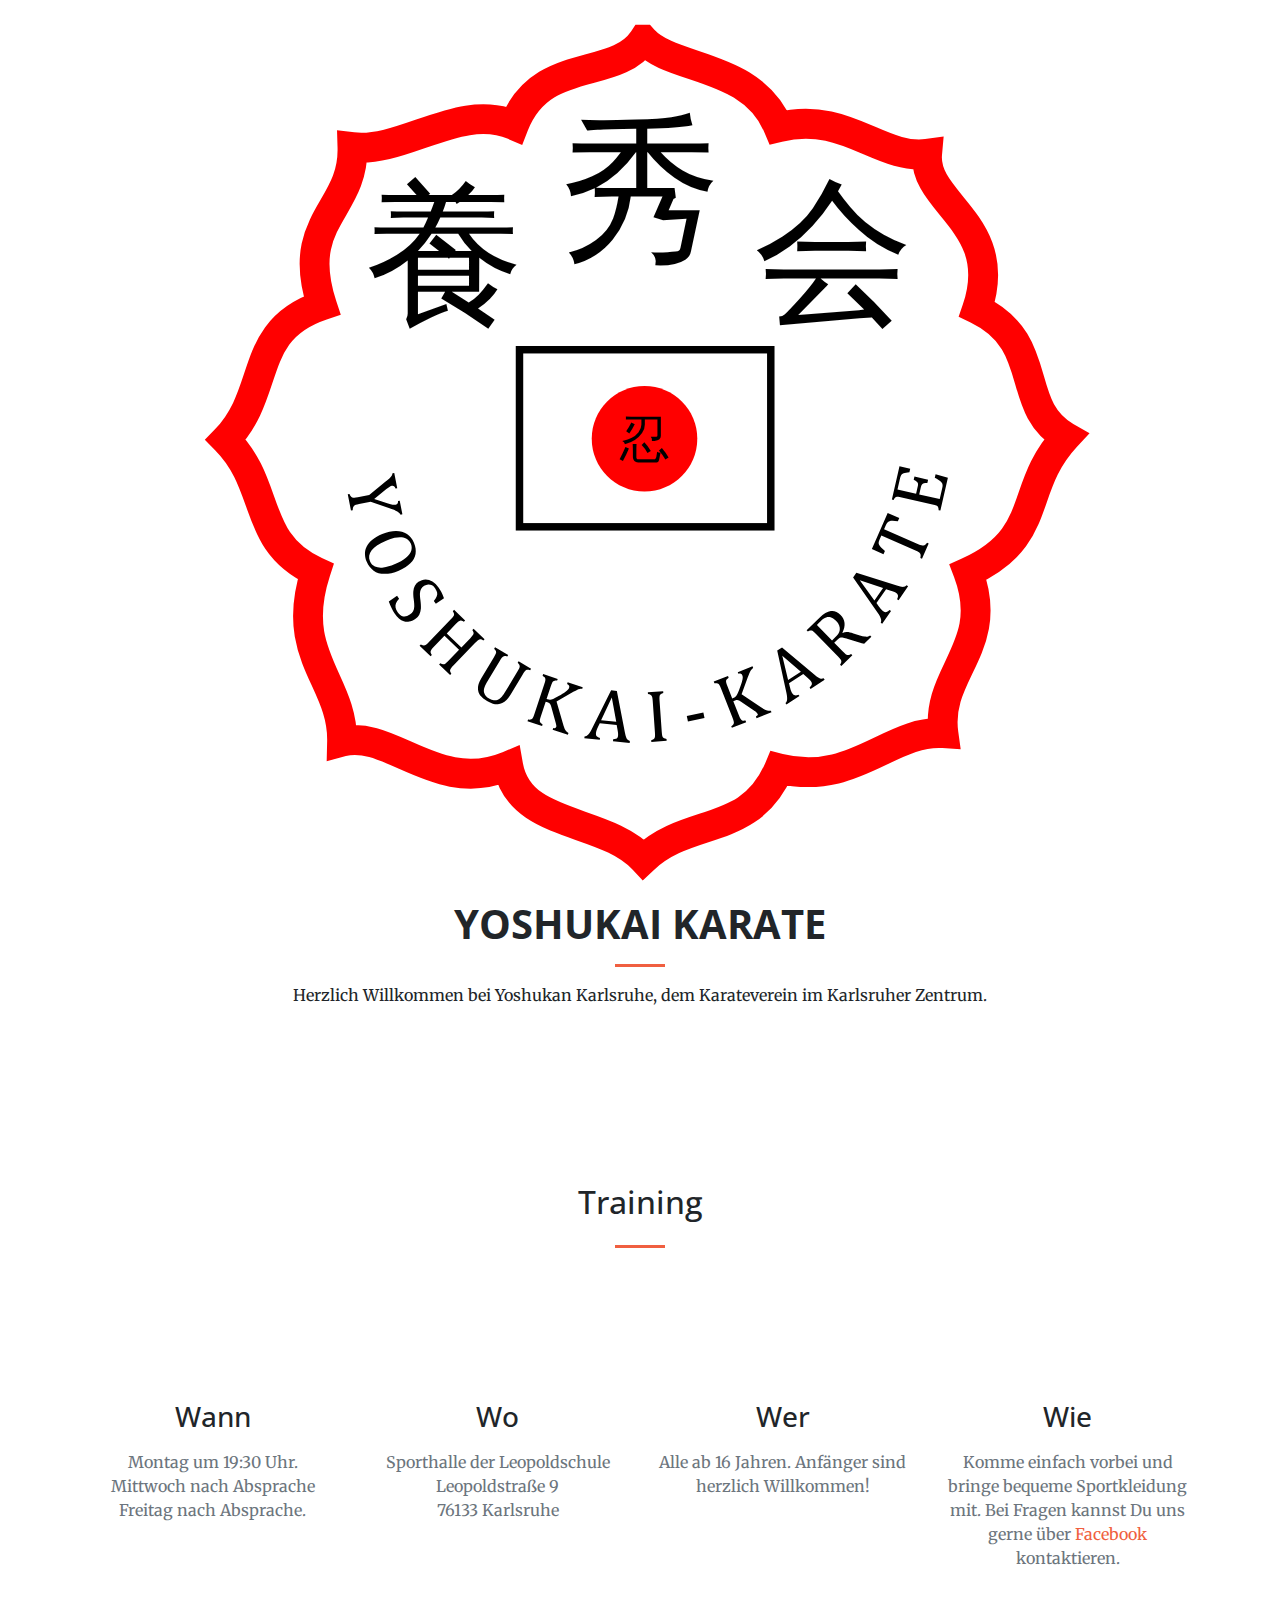
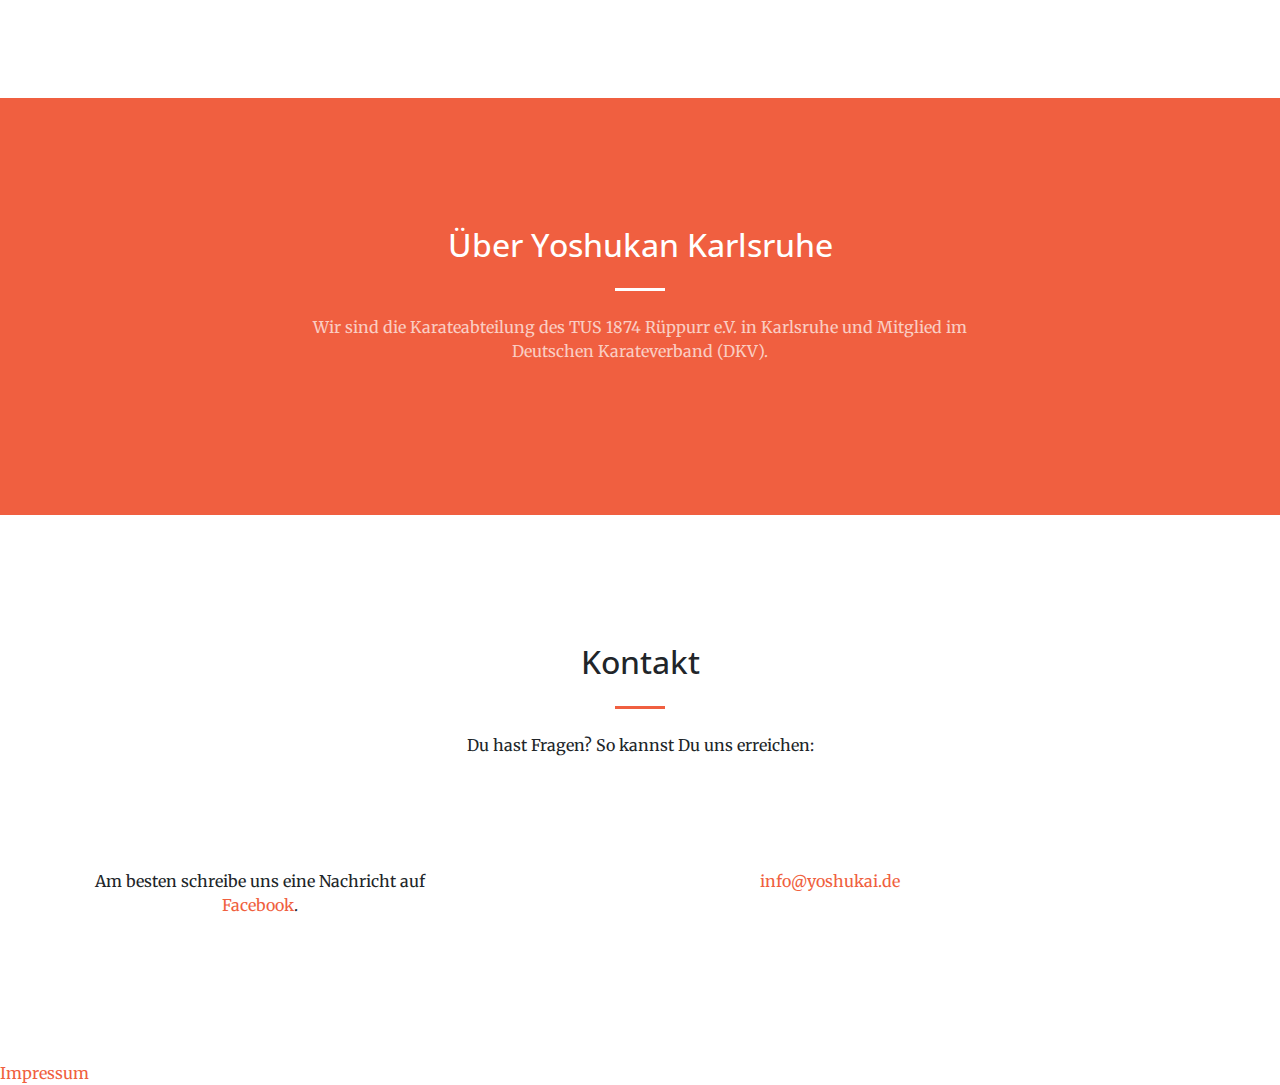
<file: index.html>
<!DOCTYPE html>
<html lang="en">

<head>

  <meta charset="utf-8">
  <meta name="viewport" content="width=device-width, initial-scale=1, shrink-to-fit=no">
  <meta name="description" content="">
  <meta name="author" content="">

  <title>Yoshukan Karlsruhe</title>

  <!-- Bootstrap core CSS -->
  <link href="vendor/bootstrap/css/bootstrap.min.css" rel="stylesheet">

  <!-- Custom fonts for this template -->
  <link href="vendor/fontawesome-free/css/all.min.css" rel="stylesheet" type="text/css">

  <link href='https://fonts.googleapis.com/css?family=Open+Sans:300italic,400italic,600italic,700italic,800italic,400,300,600,700,800'
    rel='stylesheet' type='text/css'>
  <link href='https://fonts.googleapis.com/css?family=Merriweather:400,300,300italic,400italic,700,700italic,900,900italic'
    rel='stylesheet' type='text/css'>

  <!-- Plugin CSS -->
  <link href="vendor/magnific-popup/magnific-popup.css" rel="stylesheet">

  <!-- Custom styles for this template -->
  <link href="css/creative.min.css" rel="stylesheet">

  <meta name="description" content="Yoshukai Karate Dojo Karlsruhe">

</head>

<body id="page-top">

  <!-- Navigation -->
  <nav class="navbar navbar-expand-lg navbar-light fixed-top" id="mainNav">
    <div class="container">
      <a class="navbar-brand js-scroll-trigger" href="#page-top">Yoshukan Karlsruhe</a>
      <button class="navbar-toggler navbar-toggler-right" type="button" data-toggle="collapse" data-target="#navbarResponsive"
        aria-controls="navbarResponsive" aria-expanded="false" aria-label="Toggle navigation">
        <span class="navbar-toggler-icon"></span>
      </button>
      <div class="collapse navbar-collapse" id="navbarResponsive">
        <ul class="navbar-nav ml-auto">
          <li class="nav-item">
            <a class="nav-link js-scroll-trigger" href="#training">Training</a>
          </li>
          <li class="nav-item">
            <a class="nav-link js-scroll-trigger" href="#about">&uuml;ber uns</a>
          </li>
          <!--
          <li class="nav-item">
            <a class="nav-link js-scroll-trigger" href="#portfolio">Galerie</a>
          </li>-->
          <li class="nav-item">
            <a class="nav-link js-scroll-trigger" href="#contact">Kontakt</a>
          </li>
        </ul>
      </div>
    </div>
  </nav>

  <header class="masthead text-center text-white d-flex"></header>

  <div class="container my-auto text-center">
    <div class="col-lg-10 mx-auto">
      <h1 class="text-uppercase">
        <strong>Yoshukai Karate</strong>
      </h1>
      <hr>
    </div>
    <div class="col-lg-8 mx-auto">
      <p class="mb-5">Herzlich Willkommen bei Yoshukan Karlsruhe, dem Karateverein im Karlsruher
        Zentrum.
      </p>
      <!--<a class="btn btn-primary btn-xl js-scroll-trigger" href="#training">Training</a>-->
    </div>
  </div>
  <section id="training">
    <div class="container">
      <div class="row">
        <div class="col-lg-12 text-center">
          <h2 class="section-heading">Training</h2>
          <hr class="my-4">
        </div>
      </div>
    </div>
    <div class="container">
      <div class="row">
        <div class="col-lg-3 col-md-6 text-center">
          <div class="service-box mt-5 mx-auto text-center">
            <i class="far fa-4x fa-clock text-primary mb-3 sr-icon-1"></i>
            <h3 class="mb-3">Wann</h3>
            <p class="text-muted mb-0">Montag um 19:30 Uhr.<br>Mittwoch nach Absprache<br>
              Freitag nach Absprache.
            </p>
          </div>
        </div>
        <div class="col-lg-3 col-md-6 text-center">
          <div class="service-box mt-5 mx-auto">
            <i class="fas fa-4x fa-map-marked-alt text-primary mb-3 sr-icon-1"></i>
            <h3 class="mb-3">Wo</h3>
            <p class="text-muted mb-0">Sporthalle der Leopoldschule<br>Leopoldstra&szlig;e 9<br>
              76133 Karlsruhe
            </p>
          </div>
        </div>
        <div class="col-lg-3 col-md-6 text-center">
          <div class="service-box mt-5 mx-auto">
            <i class="fas fa-4x fa-user-friends text-primary mb-3 sr-icon-3"></i>
            <h3 class="mb-3">Wer</h3>
            <p class="text-muted mb-0">Alle ab 16 Jahren. Anf&auml;nger sind herzlich Willkommen!</p>
          </div>
        </div>
        <div class="col-lg-3 col-md-6 text-center">
          <div class="service-box mt-5 mx-auto">
            <i class="far fa-4x fa-smile text-primary mb-3 sr-icon-2"></i>
            <h3 class="mb-3">Wie</h3>
            <p class="text-muted mb-0">Komme einfach vorbei und bringe bequeme Sportkleidung mit.
              Bei Fragen kannst Du uns gerne &uuml;ber
              <a href="https://www.facebook.com/YoshukanKarlsruhe">Facebook</a> kontaktieren.
            </p>
          </div>
        </div>
        <!-- <div class="col-lg-3 col-md-6 text-center">
          <div class="service-box mt-5 mx-auto">
            <i class="fas fa-4x fa-heart text-primary mb-3 sr-icon-4"></i>
            <h3 class="mb-3">Made with Love</h3>
            <p class="text-muted mb-0">You have to make your websites with love these days!</p>
          </div>
        </div> -->
      </div>
    </div>
  </section>

  <section class="bg-primary" id="about">
    <div class="container">
      <div class="row">
        <div class="col-lg-8 mx-auto text-center">
          <h2 class="section-heading text-white">&Uuml;ber Yoshukan Karlsruhe</h2>
          <hr class="light my-4">
          <p class="text-faded mb-4">Wir sind die Karateabteilung des TUS 1874 Rüppurr e.V. in
            Karlsruhe und Mitglied im Deutschen Karateverband (DKV).
          </p>
        </div>
      </div>
    </div>
  </section>
  <!--
  <section class="p-0" id="portfolio">
    <div class="container-fluid p-0">
      <div class="row no-gutters popup-gallery">
        <div class="col-lg-4 col-sm-6">
          <a class="portfolio-box" href="img/portfolio/fullsize/1.jpg">
            <img class="img-fluid" src="img/portfolio/thumbnails/1.jpg" alt="">
            <div class="portfolio-box-caption">
              <div class="portfolio-box-caption-content">
                <div class="project-category text-faded">
                  Category
                </div>
                <div class="project-name">
                  Project Name
                </div>
              </div>
            </div>
          </a>
        </div>
        <div class="col-lg-4 col-sm-6">
          <a class="portfolio-box" href="img/portfolio/fullsize/2.jpg">
            <img class="img-fluid" src="img/portfolio/thumbnails/2.jpg" alt="">
            <div class="portfolio-box-caption">
              <div class="portfolio-box-caption-content">
                <div class="project-category text-faded">
                  Category
                </div>
                <div class="project-name">
                  Project Name
                </div>
              </div>
            </div>
          </a>
        </div>
        <div class="col-lg-4 col-sm-6">
          <a class="portfolio-box" href="img/portfolio/fullsize/3.jpg">
            <img class="img-fluid" src="img/portfolio/thumbnails/3.jpg" alt="">
            <div class="portfolio-box-caption">
              <div class="portfolio-box-caption-content">
                <div class="project-category text-faded">
                  Category
                </div>
                <div class="project-name">
                  Project Name
                </div>
              </div>
            </div>
          </a>
        </div>
        <div class="col-lg-4 col-sm-6">
          <a class="portfolio-box" href="img/portfolio/fullsize/4.jpg">
            <img class="img-fluid" src="img/portfolio/thumbnails/4.jpg" alt="">
            <div class="portfolio-box-caption">
              <div class="portfolio-box-caption-content">
                <div class="project-category text-faded">
                  Category
                </div>
                <div class="project-name">
                  Project Name
                </div>
              </div>
            </div>
          </a>
        </div>
        <div class="col-lg-4 col-sm-6">
          <a class="portfolio-box" href="img/portfolio/fullsize/5.jpg">
            <img class="img-fluid" src="img/portfolio/thumbnails/5.jpg" alt="">
            <div class="portfolio-box-caption">
              <div class="portfolio-box-caption-content">
                <div class="project-category text-faded">
                  Category
                </div>
                <div class="project-name">
                  Project Name
                </div>
              </div>
            </div>
          </a>
        </div>
        <div class="col-lg-4 col-sm-6">
          <a class="portfolio-box" href="img/portfolio/fullsize/6.jpg">
            <img class="img-fluid" src="img/portfolio/thumbnails/6.jpg" alt="">
            <div class="portfolio-box-caption">
              <div class="portfolio-box-caption-content">
                <div class="project-category text-faded">
                  Category
                </div>
                <div class="project-name">
                  Project Name
                </div>
              </div>
            </div>
          </a>
        </div>
      </div>
    </div>
  </section>

  <section class="bg-dark text-white">
    <div class="container text-center">
      <h2 class="mb-4">Free Download at Start Bootstrap!</h2>
      <a class="btn btn-light btn-xl sr-button" href="http://startbootstrap.com/template-overviews/creative/">Download
        Now!</a>
    </div>
  </section>
-->

  <section id="contact">
    <div class="container">
      <div class="row">
        <div class="col-lg-8 mx-auto text-center">
          <h2 class="section-heading">Kontakt</h2>
          <hr class="my-4">
          <p class="mb-5">Du hast Fragen? So kannst Du uns erreichen:</p>
        </div>
      </div>
      <div class="row">
        <!--<div class="col-lg-4 ml-auto text-center">
          <i class="fas fa-phone fa-3x mb-3 sr-contact-1"></i>
          <p>123-456-6789</p>
        </div>-->
        <div class="col-lg-4 mr-auto text-center">
          <i class="fab fa-facebook-f fa-3x mb-3 sr-contact-2"></i>
          <p>
            Am besten schreibe uns eine Nachricht auf
            <a href="https://www.facebook.com/YoshukanKarlsruhe">Facebook</a>.
          </p>
        </div>
        <div class="col-lg-4 mr-auto text-center">
          <i class="fas fa-envelope fa-3x mb-3 sr-contact-2"></i>
          <p>
            <a href="mailto:info@yoshukai.de">info@yoshukai.de</a>
          </p>
        </div>
      </div>
    </div>
  </section>
  <!-- Bootstrap core JavaScript -->
  <script src="vendor/jquery/jquery.min.js"></script>
  <script src="vendor/bootstrap/js/bootstrap.bundle.min.js"></script>

  <!-- Plugin JavaScript -->
  <script src="vendor/jquery-easing/jquery.easing.min.js"></script>
  <script src="vendor/scrollreveal/scrollreveal.min.js"></script>
  <script src="vendor/magnific-popup/jquery.magnific-popup.min.js"></script>

  <!-- Custom scripts for this template -->
  <script src="js/creative.min.js"></script>

</body>
<footer><a href="impressum.html">Impressum</a></footer>
</html>
</file>
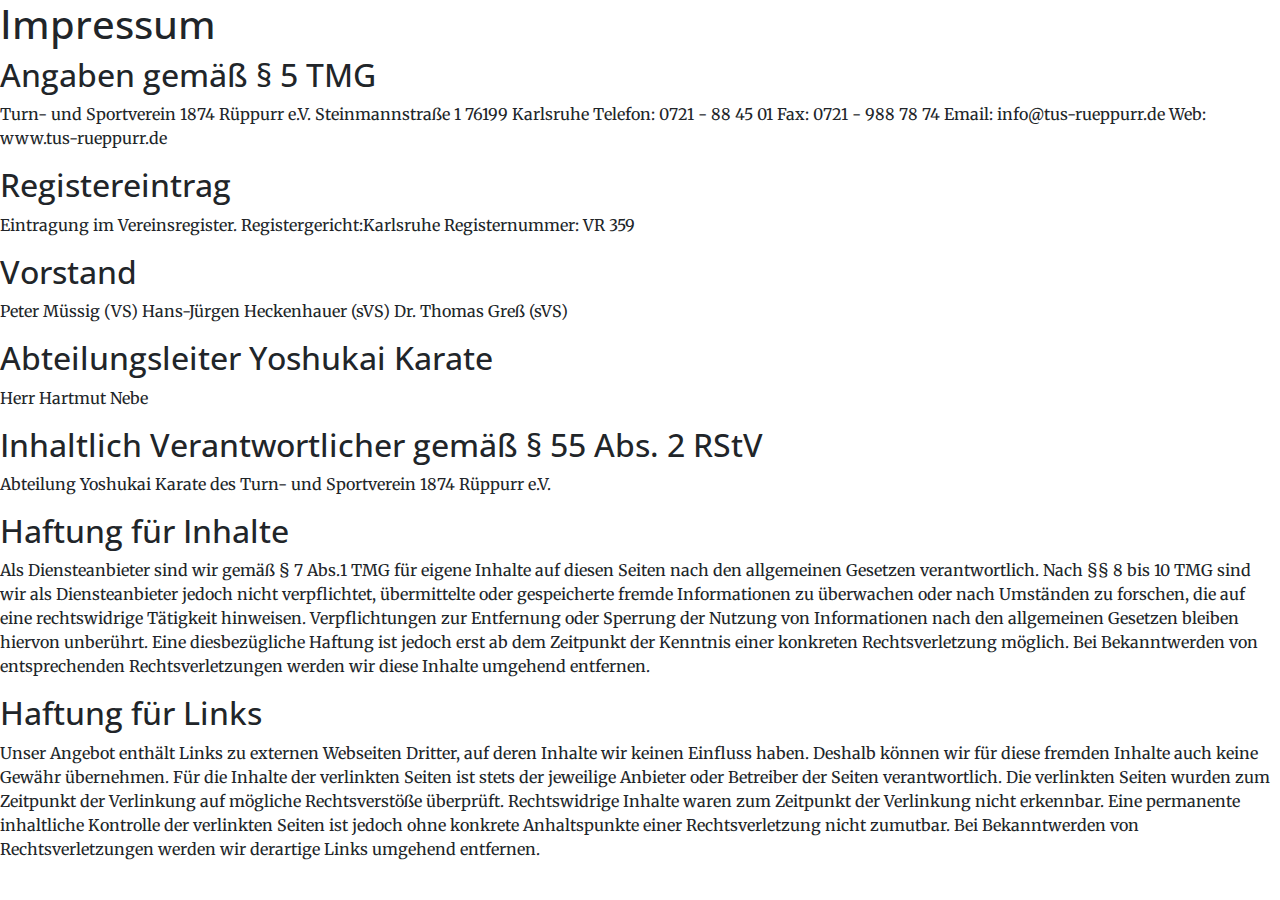
<file: impressum.html>
<!DOCTYPE html>
<html lang="en">

<head>

    <meta charset="utf-8">
    <meta name="viewport" content="width=device-width, initial-scale=1, shrink-to-fit=no">
    <meta name="description" content="">
    <meta name="author" content="">

    <title>Yoshukan Karlsruhe</title>

    <!-- Bootstrap core CSS -->
    <link href="vendor/bootstrap/css/bootstrap.min.css" rel="stylesheet">

    <!-- Custom fonts for this template -->
    <link href="vendor/fontawesome-free/css/all.min.css" rel="stylesheet" type="text/css">

    <link href='https://fonts.googleapis.com/css?family=Open+Sans:300italic,400italic,600italic,700italic,800italic,400,300,600,700,800'
        rel='stylesheet' type='text/css'>
    <link href='https://fonts.googleapis.com/css?family=Merriweather:400,300,300italic,400italic,700,700italic,900,900italic'
        rel='stylesheet' type='text/css'>

    <!-- Plugin CSS -->
    <link href="vendor/magnific-popup/magnific-popup.css" rel="stylesheet">

    <!-- Custom styles for this template -->
    <link href="css/creative.min.css" rel="stylesheet">

</head>

<body>
    <h1>Impressum</h1>
    <h2>Angaben gemäß § 5 TMG</h2>
    <p>
        Turn- und Sportverein 1874 Rüppurr e.V.
        Steinmannstraße 1
        76199 Karlsruhe
        Telefon: 0721 - 88 45 01
        Fax: 0721 - 988 78 74
        Email: info@tus-rueppurr.de
        Web: www.tus-rueppurr.de
    </p>
    <h2>Registereintrag</h2>
    <p>
        Eintragung im Vereinsregister.
        Registergericht:Karlsruhe
        Registernummer: VR 359
    </p>
    <h2>Vorstand</h2>
    <p>
        Peter Müssig (VS)
        Hans-Jürgen Heckenhauer (sVS)
        Dr. Thomas Greß (sVS)
    </p>
    <h2>Abteilungsleiter Yoshukai Karate</h2>
    <p>
        Herr Hartmut Nebe
    </p>
    <h2>Inhaltlich Verantwortlicher gemäß § 55 Abs. 2 RStV</h2>
    <p>
        Abteilung Yoshukai Karate des Turn- und Sportverein 1874 Rüppurr e.V.
    </p>
    <h2>Haftung für Inhalte</h2>
    <p>
        Als Diensteanbieter sind wir gemäß § 7 Abs.1 TMG für eigene Inhalte auf diesen Seiten nach den allgemeinen
        Gesetzen verantwortlich. Nach §§ 8 bis 10 TMG sind wir als Diensteanbieter jedoch nicht verpflichtet,
        übermittelte oder gespeicherte fremde Informationen zu überwachen oder nach Umständen zu forschen, die auf eine
        rechtswidrige Tätigkeit hinweisen. Verpflichtungen zur Entfernung oder Sperrung der Nutzung von Informationen
        nach den allgemeinen Gesetzen bleiben hiervon unberührt. Eine diesbezügliche Haftung ist jedoch erst ab dem
        Zeitpunkt der Kenntnis einer konkreten Rechtsverletzung möglich. Bei Bekanntwerden von entsprechenden
        Rechtsverletzungen werden wir diese Inhalte umgehend entfernen.
    </p>

    <h2>Haftung für Links </h2>
    <p>
        Unser Angebot enthält Links zu externen Webseiten Dritter, auf deren Inhalte wir keinen Einfluss haben. Deshalb
        können wir für diese fremden Inhalte auch keine Gewähr übernehmen. Für die Inhalte der verlinkten Seiten ist
        stets der jeweilige Anbieter oder Betreiber der Seiten verantwortlich. Die verlinkten Seiten wurden zum
        Zeitpunkt der Verlinkung auf mögliche Rechtsverstöße überprüft. Rechtswidrige Inhalte waren zum Zeitpunkt der
        Verlinkung nicht erkennbar. Eine permanente inhaltliche Kontrolle der verlinkten Seiten ist jedoch ohne
        konkrete Anhaltspunkte einer Rechtsverletzung nicht zumutbar. Bei Bekanntwerden von Rechtsverletzungen werden
        wir derartige Links umgehend entfernen.
    </p>
    <!-- Bootstrap core JavaScript -->
    <script src="vendor/jquery/jquery.min.js"></script>
    <script src="vendor/bootstrap/js/bootstrap.bundle.min.js"></script>

    <!-- Plugin JavaScript -->
    <script src="vendor/jquery-easing/jquery.easing.min.js"></script>
    <script src="vendor/scrollreveal/scrollreveal.min.js"></script>
    <script src="vendor/magnific-popup/jquery.magnific-popup.min.js"></script>

    <!-- Custom scripts for this template -->
    <script src="js/creative.min.js"></script>

</body>

</html>
</file>
<file: vendor/fontawesome-free/css/all.min.css>
/*!
 * Font Awesome Free 5.3.1 by @fontawesome - https://fontawesome.com
 * License - https://fontawesome.com/license/free (Icons: CC BY 4.0, Fonts: SIL OFL 1.1, Code: MIT License)
 */
.fa,.fab,.fal,.far,.fas{-moz-osx-font-smoothing:grayscale;-webkit-font-smoothing:antialiased;display:inline-block;font-style:normal;font-variant:normal;text-rendering:auto;line-height:1}.fa-lg{font-size:1.33333em;line-height:.75em;vertical-align:-.0667em}.fa-xs{font-size:.75em}.fa-sm{font-size:.875em}.fa-1x{font-size:1em}.fa-2x{font-size:2em}.fa-3x{font-size:3em}.fa-4x{font-size:4em}.fa-5x{font-size:5em}.fa-6x{font-size:6em}.fa-7x{font-size:7em}.fa-8x{font-size:8em}.fa-9x{font-size:9em}.fa-10x{font-size:10em}.fa-fw{text-align:center;width:1.25em}.fa-ul{list-style-type:none;margin-left:2.5em;padding-left:0}.fa-ul>li{position:relative}.fa-li{left:-2em;position:absolute;text-align:center;width:2em;line-height:inherit}.fa-border{border:.08em solid #eee;border-radius:.1em;padding:.2em .25em .15em}.fa-pull-left{float:left}.fa-pull-right{float:right}.fa.fa-pull-left,.fab.fa-pull-left,.fal.fa-pull-left,.far.fa-pull-left,.fas.fa-pull-left{margin-right:.3em}.fa.fa-pull-right,.fab.fa-pull-right,.fal.fa-pull-right,.far.fa-pull-right,.fas.fa-pull-right{margin-left:.3em}.fa-spin{animation:fa-spin 2s infinite linear}.fa-pulse{animation:fa-spin 1s infinite steps(8)}@keyframes fa-spin{0%{transform:rotate(0deg)}to{transform:rotate(1turn)}}.fa-rotate-90{-ms-filter:"progid:DXImageTransform.Microsoft.BasicImage(rotation=1)";transform:rotate(90deg)}.fa-rotate-180{-ms-filter:"progid:DXImageTransform.Microsoft.BasicImage(rotation=2)";transform:rotate(180deg)}.fa-rotate-270{-ms-filter:"progid:DXImageTransform.Microsoft.BasicImage(rotation=3)";transform:rotate(270deg)}.fa-flip-horizontal{-ms-filter:"progid:DXImageTransform.Microsoft.BasicImage(rotation=0, mirror=1)";transform:scaleX(-1)}.fa-flip-vertical{transform:scaleY(-1)}.fa-flip-horizontal.fa-flip-vertical,.fa-flip-vertical{-ms-filter:"progid:DXImageTransform.Microsoft.BasicImage(rotation=2, mirror=1)"}.fa-flip-horizontal.fa-flip-vertical{transform:scale(-1)}:root .fa-flip-horizontal,:root .fa-flip-vertical,:root .fa-rotate-90,:root .fa-rotate-180,:root .fa-rotate-270{-webkit-filter:none;filter:none}.fa-stack{display:inline-block;height:2em;line-height:2em;position:relative;vertical-align:middle;width:2em}.fa-stack-1x,.fa-stack-2x{left:0;position:absolute;text-align:center;width:100%}.fa-stack-1x{line-height:inherit}.fa-stack-2x{font-size:2em}.fa-inverse{color:#fff}.fa-500px:before{content:"\f26e"}.fa-accessible-icon:before{content:"\f368"}.fa-accusoft:before{content:"\f369"}.fa-ad:before{content:"\f641"}.fa-address-book:before{content:"\f2b9"}.fa-address-card:before{content:"\f2bb"}.fa-adjust:before{content:"\f042"}.fa-adn:before{content:"\f170"}.fa-adversal:before{content:"\f36a"}.fa-affiliatetheme:before{content:"\f36b"}.fa-air-freshener:before{content:"\f5d0"}.fa-algolia:before{content:"\f36c"}.fa-align-center:before{content:"\f037"}.fa-align-justify:before{content:"\f039"}.fa-align-left:before{content:"\f036"}.fa-align-right:before{content:"\f038"}.fa-alipay:before{content:"\f642"}.fa-allergies:before{content:"\f461"}.fa-amazon:before{content:"\f270"}.fa-amazon-pay:before{content:"\f42c"}.fa-ambulance:before{content:"\f0f9"}.fa-american-sign-language-interpreting:before{content:"\f2a3"}.fa-amilia:before{content:"\f36d"}.fa-anchor:before{content:"\f13d"}.fa-android:before{content:"\f17b"}.fa-angellist:before{content:"\f209"}.fa-angle-double-down:before{content:"\f103"}.fa-angle-double-left:before{content:"\f100"}.fa-angle-double-right:before{content:"\f101"}.fa-angle-double-up:before{content:"\f102"}.fa-angle-down:before{content:"\f107"}.fa-angle-left:before{content:"\f104"}.fa-angle-right:before{content:"\f105"}.fa-angle-up:before{content:"\f106"}.fa-angry:before{content:"\f556"}.fa-angrycreative:before{content:"\f36e"}.fa-angular:before{content:"\f420"}.fa-ankh:before{content:"\f644"}.fa-app-store:before{content:"\f36f"}.fa-app-store-ios:before{content:"\f370"}.fa-apper:before{content:"\f371"}.fa-apple:before{content:"\f179"}.fa-apple-alt:before{content:"\f5d1"}.fa-apple-pay:before{content:"\f415"}.fa-archive:before{content:"\f187"}.fa-archway:before{content:"\f557"}.fa-arrow-alt-circle-down:before{content:"\f358"}.fa-arrow-alt-circle-left:before{content:"\f359"}.fa-arrow-alt-circle-right:before{content:"\f35a"}.fa-arrow-alt-circle-up:before{content:"\f35b"}.fa-arrow-circle-down:before{content:"\f0ab"}.fa-arrow-circle-left:before{content:"\f0a8"}.fa-arrow-circle-right:before{content:"\f0a9"}.fa-arrow-circle-up:before{content:"\f0aa"}.fa-arrow-down:before{content:"\f063"}.fa-arrow-left:before{content:"\f060"}.fa-arrow-right:before{content:"\f061"}.fa-arrow-up:before{content:"\f062"}.fa-arrows-alt:before{content:"\f0b2"}.fa-arrows-alt-h:before{content:"\f337"}.fa-arrows-alt-v:before{content:"\f338"}.fa-assistive-listening-systems:before{content:"\f2a2"}.fa-asterisk:before{content:"\f069"}.fa-asymmetrik:before{content:"\f372"}.fa-at:before{content:"\f1fa"}.fa-atlas:before{content:"\f558"}.fa-atom:before{content:"\f5d2"}.fa-audible:before{content:"\f373"}.fa-audio-description:before{content:"\f29e"}.fa-autoprefixer:before{content:"\f41c"}.fa-avianex:before{content:"\f374"}.fa-aviato:before{content:"\f421"}.fa-award:before{content:"\f559"}.fa-aws:before{content:"\f375"}.fa-backspace:before{content:"\f55a"}.fa-backward:before{content:"\f04a"}.fa-balance-scale:before{content:"\f24e"}.fa-ban:before{content:"\f05e"}.fa-band-aid:before{content:"\f462"}.fa-bandcamp:before{content:"\f2d5"}.fa-barcode:before{content:"\f02a"}.fa-bars:before{content:"\f0c9"}.fa-baseball-ball:before{content:"\f433"}.fa-basketball-ball:before{content:"\f434"}.fa-bath:before{content:"\f2cd"}.fa-battery-empty:before{content:"\f244"}.fa-battery-full:before{content:"\f240"}.fa-battery-half:before{content:"\f242"}.fa-battery-quarter:before{content:"\f243"}.fa-battery-three-quarters:before{content:"\f241"}.fa-bed:before{content:"\f236"}.fa-beer:before{content:"\f0fc"}.fa-behance:before{content:"\f1b4"}.fa-behance-square:before{content:"\f1b5"}.fa-bell:before{content:"\f0f3"}.fa-bell-slash:before{content:"\f1f6"}.fa-bezier-curve:before{content:"\f55b"}.fa-bible:before{content:"\f647"}.fa-bicycle:before{content:"\f206"}.fa-bimobject:before{content:"\f378"}.fa-binoculars:before{content:"\f1e5"}.fa-birthday-cake:before{content:"\f1fd"}.fa-bitbucket:before{content:"\f171"}.fa-bitcoin:before{content:"\f379"}.fa-bity:before{content:"\f37a"}.fa-black-tie:before{content:"\f27e"}.fa-blackberry:before{content:"\f37b"}.fa-blender:before{content:"\f517"}.fa-blind:before{content:"\f29d"}.fa-blogger:before{content:"\f37c"}.fa-blogger-b:before{content:"\f37d"}.fa-bluetooth:before{content:"\f293"}.fa-bluetooth-b:before{content:"\f294"}.fa-bold:before{content:"\f032"}.fa-bolt:before{content:"\f0e7"}.fa-bomb:before{content:"\f1e2"}.fa-bone:before{content:"\f5d7"}.fa-bong:before{content:"\f55c"}.fa-book:before{content:"\f02d"}.fa-book-open:before{content:"\f518"}.fa-book-reader:before{content:"\f5da"}.fa-bookmark:before{content:"\f02e"}.fa-bowling-ball:before{content:"\f436"}.fa-box:before{content:"\f466"}.fa-box-open:before{content:"\f49e"}.fa-boxes:before{content:"\f468"}.fa-braille:before{content:"\f2a1"}.fa-brain:before{content:"\f5dc"}.fa-briefcase:before{content:"\f0b1"}.fa-briefcase-medical:before{content:"\f469"}.fa-broadcast-tower:before{content:"\f519"}.fa-broom:before{content:"\f51a"}.fa-brush:before{content:"\f55d"}.fa-btc:before{content:"\f15a"}.fa-bug:before{content:"\f188"}.fa-building:before{content:"\f1ad"}.fa-bullhorn:before{content:"\f0a1"}.fa-bullseye:before{content:"\f140"}.fa-burn:before{content:"\f46a"}.fa-buromobelexperte:before{content:"\f37f"}.fa-bus:before{content:"\f207"}.fa-bus-alt:before{content:"\f55e"}.fa-business-time:before{content:"\f64a"}.fa-buysellads:before{content:"\f20d"}.fa-calculator:before{content:"\f1ec"}.fa-calendar:before{content:"\f133"}.fa-calendar-alt:before{content:"\f073"}.fa-calendar-check:before{content:"\f274"}.fa-calendar-minus:before{content:"\f272"}.fa-calendar-plus:before{content:"\f271"}.fa-calendar-times:before{content:"\f273"}.fa-camera:before{content:"\f030"}.fa-camera-retro:before{content:"\f083"}.fa-cannabis:before{content:"\f55f"}.fa-capsules:before{content:"\f46b"}.fa-car:before{content:"\f1b9"}.fa-car-alt:before{content:"\f5de"}.fa-car-battery:before{content:"\f5df"}.fa-car-crash:before{content:"\f5e1"}.fa-car-side:before{content:"\f5e4"}.fa-caret-down:before{content:"\f0d7"}.fa-caret-left:before{content:"\f0d9"}.fa-caret-right:before{content:"\f0da"}.fa-caret-square-down:before{content:"\f150"}.fa-caret-square-left:before{content:"\f191"}.fa-caret-square-right:before{content:"\f152"}.fa-caret-square-up:before{content:"\f151"}.fa-caret-up:before{content:"\f0d8"}.fa-cart-arrow-down:before{content:"\f218"}.fa-cart-plus:before{content:"\f217"}.fa-cc-amazon-pay:before{content:"\f42d"}.fa-cc-amex:before{content:"\f1f3"}.fa-cc-apple-pay:before{content:"\f416"}.fa-cc-diners-club:before{content:"\f24c"}.fa-cc-discover:before{content:"\f1f2"}.fa-cc-jcb:before{content:"\f24b"}.fa-cc-mastercard:before{content:"\f1f1"}.fa-cc-paypal:before{content:"\f1f4"}.fa-cc-stripe:before{content:"\f1f5"}.fa-cc-visa:before{content:"\f1f0"}.fa-centercode:before{content:"\f380"}.fa-certificate:before{content:"\f0a3"}.fa-chalkboard:before{content:"\f51b"}.fa-chalkboard-teacher:before{content:"\f51c"}.fa-charging-station:before{content:"\f5e7"}.fa-chart-area:before{content:"\f1fe"}.fa-chart-bar:before{content:"\f080"}.fa-chart-line:before{content:"\f201"}.fa-chart-pie:before{content:"\f200"}.fa-check:before{content:"\f00c"}.fa-check-circle:before{content:"\f058"}.fa-check-double:before{content:"\f560"}.fa-check-square:before{content:"\f14a"}.fa-chess:before{content:"\f439"}.fa-chess-bishop:before{content:"\f43a"}.fa-chess-board:before{content:"\f43c"}.fa-chess-king:before{content:"\f43f"}.fa-chess-knight:before{content:"\f441"}.fa-chess-pawn:before{content:"\f443"}.fa-chess-queen:before{content:"\f445"}.fa-chess-rook:before{content:"\f447"}.fa-chevron-circle-down:before{content:"\f13a"}.fa-chevron-circle-left:before{content:"\f137"}.fa-chevron-circle-right:before{content:"\f138"}.fa-chevron-circle-up:before{content:"\f139"}.fa-chevron-down:before{content:"\f078"}.fa-chevron-left:before{content:"\f053"}.fa-chevron-right:before{content:"\f054"}.fa-chevron-up:before{content:"\f077"}.fa-child:before{content:"\f1ae"}.fa-chrome:before{content:"\f268"}.fa-church:before{content:"\f51d"}.fa-circle:before{content:"\f111"}.fa-circle-notch:before{content:"\f1ce"}.fa-city:before{content:"\f64f"}.fa-clipboard:before{content:"\f328"}.fa-clipboard-check:before{content:"\f46c"}.fa-clipboard-list:before{content:"\f46d"}.fa-clock:before{content:"\f017"}.fa-clone:before{content:"\f24d"}.fa-closed-captioning:before{content:"\f20a"}.fa-cloud:before{content:"\f0c2"}.fa-cloud-download-alt:before{content:"\f381"}.fa-cloud-upload-alt:before{content:"\f382"}.fa-cloudscale:before{content:"\f383"}.fa-cloudsmith:before{content:"\f384"}.fa-cloudversify:before{content:"\f385"}.fa-cocktail:before{content:"\f561"}.fa-code:before{content:"\f121"}.fa-code-branch:before{content:"\f126"}.fa-codepen:before{content:"\f1cb"}.fa-codiepie:before{content:"\f284"}.fa-coffee:before{content:"\f0f4"}.fa-cog:before{content:"\f013"}.fa-cogs:before{content:"\f085"}.fa-coins:before{content:"\f51e"}.fa-columns:before{content:"\f0db"}.fa-comment:before{content:"\f075"}.fa-comment-alt:before{content:"\f27a"}.fa-comment-dollar:before{content:"\f651"}.fa-comment-dots:before{content:"\f4ad"}.fa-comment-slash:before{content:"\f4b3"}.fa-comments:before{content:"\f086"}.fa-comments-dollar:before{content:"\f653"}.fa-compact-disc:before{content:"\f51f"}.fa-compass:before{content:"\f14e"}.fa-compress:before{content:"\f066"}.fa-concierge-bell:before{content:"\f562"}.fa-connectdevelop:before{content:"\f20e"}.fa-contao:before{content:"\f26d"}.fa-cookie:before{content:"\f563"}.fa-cookie-bite:before{content:"\f564"}.fa-copy:before{content:"\f0c5"}.fa-copyright:before{content:"\f1f9"}.fa-couch:before{content:"\f4b8"}.fa-cpanel:before{content:"\f388"}.fa-creative-commons:before{content:"\f25e"}.fa-creative-commons-by:before{content:"\f4e7"}.fa-creative-commons-nc:before{content:"\f4e8"}.fa-creative-commons-nc-eu:before{content:"\f4e9"}.fa-creative-commons-nc-jp:before{content:"\f4ea"}.fa-creative-commons-nd:before{content:"\f4eb"}.fa-creative-commons-pd:before{content:"\f4ec"}.fa-creative-commons-pd-alt:before{content:"\f4ed"}.fa-creative-commons-remix:before{content:"\f4ee"}.fa-creative-commons-sa:before{content:"\f4ef"}.fa-creative-commons-sampling:before{content:"\f4f0"}.fa-creative-commons-sampling-plus:before{content:"\f4f1"}.fa-creative-commons-share:before{content:"\f4f2"}.fa-credit-card:before{content:"\f09d"}.fa-crop:before{content:"\f125"}.fa-crop-alt:before{content:"\f565"}.fa-cross:before{content:"\f654"}.fa-crosshairs:before{content:"\f05b"}.fa-crow:before{content:"\f520"}.fa-crown:before{content:"\f521"}.fa-css3:before{content:"\f13c"}.fa-css3-alt:before{content:"\f38b"}.fa-cube:before{content:"\f1b2"}.fa-cubes:before{content:"\f1b3"}.fa-cut:before{content:"\f0c4"}.fa-cuttlefish:before{content:"\f38c"}.fa-d-and-d:before{content:"\f38d"}.fa-dashcube:before{content:"\f210"}.fa-database:before{content:"\f1c0"}.fa-deaf:before{content:"\f2a4"}.fa-delicious:before{content:"\f1a5"}.fa-deploydog:before{content:"\f38e"}.fa-deskpro:before{content:"\f38f"}.fa-desktop:before{content:"\f108"}.fa-deviantart:before{content:"\f1bd"}.fa-dharmachakra:before{content:"\f655"}.fa-diagnoses:before{content:"\f470"}.fa-dice:before{content:"\f522"}.fa-dice-five:before{content:"\f523"}.fa-dice-four:before{content:"\f524"}.fa-dice-one:before{content:"\f525"}.fa-dice-six:before{content:"\f526"}.fa-dice-three:before{content:"\f527"}.fa-dice-two:before{content:"\f528"}.fa-digg:before{content:"\f1a6"}.fa-digital-ocean:before{content:"\f391"}.fa-digital-tachograph:before{content:"\f566"}.fa-directions:before{content:"\f5eb"}.fa-discord:before{content:"\f392"}.fa-discourse:before{content:"\f393"}.fa-divide:before{content:"\f529"}.fa-dizzy:before{content:"\f567"}.fa-dna:before{content:"\f471"}.fa-dochub:before{content:"\f394"}.fa-docker:before{content:"\f395"}.fa-dollar-sign:before{content:"\f155"}.fa-dolly:before{content:"\f472"}.fa-dolly-flatbed:before{content:"\f474"}.fa-donate:before{content:"\f4b9"}.fa-door-closed:before{content:"\f52a"}.fa-door-open:before{content:"\f52b"}.fa-dot-circle:before{content:"\f192"}.fa-dove:before{content:"\f4ba"}.fa-download:before{content:"\f019"}.fa-draft2digital:before{content:"\f396"}.fa-drafting-compass:before{content:"\f568"}.fa-draw-polygon:before{content:"\f5ee"}.fa-dribbble:before{content:"\f17d"}.fa-dribbble-square:before{content:"\f397"}.fa-dropbox:before{content:"\f16b"}.fa-drum:before{content:"\f569"}.fa-drum-steelpan:before{content:"\f56a"}.fa-drupal:before{content:"\f1a9"}.fa-dumbbell:before{content:"\f44b"}.fa-dyalog:before{content:"\f399"}.fa-earlybirds:before{content:"\f39a"}.fa-ebay:before{content:"\f4f4"}.fa-edge:before{content:"\f282"}.fa-edit:before{content:"\f044"}.fa-eject:before{content:"\f052"}.fa-elementor:before{content:"\f430"}.fa-ellipsis-h:before{content:"\f141"}.fa-ellipsis-v:before{content:"\f142"}.fa-ello:before{content:"\f5f1"}.fa-ember:before{content:"\f423"}.fa-empire:before{content:"\f1d1"}.fa-envelope:before{content:"\f0e0"}.fa-envelope-open:before{content:"\f2b6"}.fa-envelope-open-text:before{content:"\f658"}.fa-envelope-square:before{content:"\f199"}.fa-envira:before{content:"\f299"}.fa-equals:before{content:"\f52c"}.fa-eraser:before{content:"\f12d"}.fa-erlang:before{content:"\f39d"}.fa-ethereum:before{content:"\f42e"}.fa-etsy:before{content:"\f2d7"}.fa-euro-sign:before{content:"\f153"}.fa-exchange-alt:before{content:"\f362"}.fa-exclamation:before{content:"\f12a"}.fa-exclamation-circle:before{content:"\f06a"}.fa-exclamation-triangle:before{content:"\f071"}.fa-expand:before{content:"\f065"}.fa-expand-arrows-alt:before{content:"\f31e"}.fa-expeditedssl:before{content:"\f23e"}.fa-external-link-alt:before{content:"\f35d"}.fa-external-link-square-alt:before{content:"\f360"}.fa-eye:before{content:"\f06e"}.fa-eye-dropper:before{content:"\f1fb"}.fa-eye-slash:before{content:"\f070"}.fa-facebook:before{content:"\f09a"}.fa-facebook-f:before{content:"\f39e"}.fa-facebook-messenger:before{content:"\f39f"}.fa-facebook-square:before{content:"\f082"}.fa-fast-backward:before{content:"\f049"}.fa-fast-forward:before{content:"\f050"}.fa-fax:before{content:"\f1ac"}.fa-feather:before{content:"\f52d"}.fa-feather-alt:before{content:"\f56b"}.fa-female:before{content:"\f182"}.fa-fighter-jet:before{content:"\f0fb"}.fa-file:before{content:"\f15b"}.fa-file-alt:before{content:"\f15c"}.fa-file-archive:before{content:"\f1c6"}.fa-file-audio:before{content:"\f1c7"}.fa-file-code:before{content:"\f1c9"}.fa-file-contract:before{content:"\f56c"}.fa-file-download:before{content:"\f56d"}.fa-file-excel:before{content:"\f1c3"}.fa-file-export:before{content:"\f56e"}.fa-file-image:before{content:"\f1c5"}.fa-file-import:before{content:"\f56f"}.fa-file-invoice:before{content:"\f570"}.fa-file-invoice-dollar:before{content:"\f571"}.fa-file-medical:before{content:"\f477"}.fa-file-medical-alt:before{content:"\f478"}.fa-file-pdf:before{content:"\f1c1"}.fa-file-powerpoint:before{content:"\f1c4"}.fa-file-prescription:before{content:"\f572"}.fa-file-signature:before{content:"\f573"}.fa-file-upload:before{content:"\f574"}.fa-file-video:before{content:"\f1c8"}.fa-file-word:before{content:"\f1c2"}.fa-fill:before{content:"\f575"}.fa-fill-drip:before{content:"\f576"}.fa-film:before{content:"\f008"}.fa-filter:before{content:"\f0b0"}.fa-fingerprint:before{content:"\f577"}.fa-fire:before{content:"\f06d"}.fa-fire-extinguisher:before{content:"\f134"}.fa-firefox:before{content:"\f269"}.fa-first-aid:before{content:"\f479"}.fa-first-order:before{content:"\f2b0"}.fa-first-order-alt:before{content:"\f50a"}.fa-firstdraft:before{content:"\f3a1"}.fa-fish:before{content:"\f578"}.fa-flag:before{content:"\f024"}.fa-flag-checkered:before{content:"\f11e"}.fa-flask:before{content:"\f0c3"}.fa-flickr:before{content:"\f16e"}.fa-flipboard:before{content:"\f44d"}.fa-flushed:before{content:"\f579"}.fa-fly:before{content:"\f417"}.fa-folder:before{content:"\f07b"}.fa-folder-minus:before{content:"\f65d"}.fa-folder-open:before{content:"\f07c"}.fa-folder-plus:before{content:"\f65e"}.fa-font:before{content:"\f031"}.fa-font-awesome:before{content:"\f2b4"}.fa-font-awesome-alt:before{content:"\f35c"}.fa-font-awesome-flag:before{content:"\f425"}.fa-font-awesome-logo-full:before{content:"\f4e6"}.fa-fonticons:before{content:"\f280"}.fa-fonticons-fi:before{content:"\f3a2"}.fa-football-ball:before{content:"\f44e"}.fa-fort-awesome:before{content:"\f286"}.fa-fort-awesome-alt:before{content:"\f3a3"}.fa-forumbee:before{content:"\f211"}.fa-forward:before{content:"\f04e"}.fa-foursquare:before{content:"\f180"}.fa-free-code-camp:before{content:"\f2c5"}.fa-freebsd:before{content:"\f3a4"}.fa-frog:before{content:"\f52e"}.fa-frown:before{content:"\f119"}.fa-frown-open:before{content:"\f57a"}.fa-fulcrum:before{content:"\f50b"}.fa-funnel-dollar:before{content:"\f662"}.fa-futbol:before{content:"\f1e3"}.fa-galactic-republic:before{content:"\f50c"}.fa-galactic-senate:before{content:"\f50d"}.fa-gamepad:before{content:"\f11b"}.fa-gas-pump:before{content:"\f52f"}.fa-gavel:before{content:"\f0e3"}.fa-gem:before{content:"\f3a5"}.fa-genderless:before{content:"\f22d"}.fa-get-pocket:before{content:"\f265"}.fa-gg:before{content:"\f260"}.fa-gg-circle:before{content:"\f261"}.fa-gift:before{content:"\f06b"}.fa-git:before{content:"\f1d3"}.fa-git-square:before{content:"\f1d2"}.fa-github:before{content:"\f09b"}.fa-github-alt:before{content:"\f113"}.fa-github-square:before{content:"\f092"}.fa-gitkraken:before{content:"\f3a6"}.fa-gitlab:before{content:"\f296"}.fa-gitter:before{content:"\f426"}.fa-glass-martini:before{content:"\f000"}.fa-glass-martini-alt:before{content:"\f57b"}.fa-glasses:before{content:"\f530"}.fa-glide:before{content:"\f2a5"}.fa-glide-g:before{content:"\f2a6"}.fa-globe:before{content:"\f0ac"}.fa-globe-africa:before{content:"\f57c"}.fa-globe-americas:before{content:"\f57d"}.fa-globe-asia:before{content:"\f57e"}.fa-gofore:before{content:"\f3a7"}.fa-golf-ball:before{content:"\f450"}.fa-goodreads:before{content:"\f3a8"}.fa-goodreads-g:before{content:"\f3a9"}.fa-google:before{content:"\f1a0"}.fa-google-drive:before{content:"\f3aa"}.fa-google-play:before{content:"\f3ab"}.fa-google-plus:before{content:"\f2b3"}.fa-google-plus-g:before{content:"\f0d5"}.fa-google-plus-square:before{content:"\f0d4"}.fa-google-wallet:before{content:"\f1ee"}.fa-gopuram:before{content:"\f664"}.fa-graduation-cap:before{content:"\f19d"}.fa-gratipay:before{content:"\f184"}.fa-grav:before{content:"\f2d6"}.fa-greater-than:before{content:"\f531"}.fa-greater-than-equal:before{content:"\f532"}.fa-grimace:before{content:"\f57f"}.fa-grin:before{content:"\f580"}.fa-grin-alt:before{content:"\f581"}.fa-grin-beam:before{content:"\f582"}.fa-grin-beam-sweat:before{content:"\f583"}.fa-grin-hearts:before{content:"\f584"}.fa-grin-squint:before{content:"\f585"}.fa-grin-squint-tears:before{content:"\f586"}.fa-grin-stars:before{content:"\f587"}.fa-grin-tears:before{content:"\f588"}.fa-grin-tongue:before{content:"\f589"}.fa-grin-tongue-squint:before{content:"\f58a"}.fa-grin-tongue-wink:before{content:"\f58b"}.fa-grin-wink:before{content:"\f58c"}.fa-grip-horizontal:before{content:"\f58d"}.fa-grip-vertical:before{content:"\f58e"}.fa-gripfire:before{content:"\f3ac"}.fa-grunt:before{content:"\f3ad"}.fa-gulp:before{content:"\f3ae"}.fa-h-square:before{content:"\f0fd"}.fa-hacker-news:before{content:"\f1d4"}.fa-hacker-news-square:before{content:"\f3af"}.fa-hackerrank:before{content:"\f5f7"}.fa-hamsa:before{content:"\f665"}.fa-hand-holding:before{content:"\f4bd"}.fa-hand-holding-heart:before{content:"\f4be"}.fa-hand-holding-usd:before{content:"\f4c0"}.fa-hand-lizard:before{content:"\f258"}.fa-hand-paper:before{content:"\f256"}.fa-hand-peace:before{content:"\f25b"}.fa-hand-point-down:before{content:"\f0a7"}.fa-hand-point-left:before{content:"\f0a5"}.fa-hand-point-right:before{content:"\f0a4"}.fa-hand-point-up:before{content:"\f0a6"}.fa-hand-pointer:before{content:"\f25a"}.fa-hand-rock:before{content:"\f255"}.fa-hand-scissors:before{content:"\f257"}.fa-hand-spock:before{content:"\f259"}.fa-hands:before{content:"\f4c2"}.fa-hands-helping:before{content:"\f4c4"}.fa-handshake:before{content:"\f2b5"}.fa-hashtag:before{content:"\f292"}.fa-haykal:before{content:"\f666"}.fa-hdd:before{content:"\f0a0"}.fa-heading:before{content:"\f1dc"}.fa-headphones:before{content:"\f025"}.fa-headphones-alt:before{content:"\f58f"}.fa-headset:before{content:"\f590"}.fa-heart:before{content:"\f004"}.fa-heartbeat:before{content:"\f21e"}.fa-helicopter:before{content:"\f533"}.fa-highlighter:before{content:"\f591"}.fa-hips:before{content:"\f452"}.fa-hire-a-helper:before{content:"\f3b0"}.fa-history:before{content:"\f1da"}.fa-hockey-puck:before{content:"\f453"}.fa-home:before{content:"\f015"}.fa-hooli:before{content:"\f427"}.fa-hornbill:before{content:"\f592"}.fa-hospital:before{content:"\f0f8"}.fa-hospital-alt:before{content:"\f47d"}.fa-hospital-symbol:before{content:"\f47e"}.fa-hot-tub:before{content:"\f593"}.fa-hotel:before{content:"\f594"}.fa-hotjar:before{content:"\f3b1"}.fa-hourglass:before{content:"\f254"}.fa-hourglass-end:before{content:"\f253"}.fa-hourglass-half:before{content:"\f252"}.fa-hourglass-start:before{content:"\f251"}.fa-houzz:before{content:"\f27c"}.fa-html5:before{content:"\f13b"}.fa-hubspot:before{content:"\f3b2"}.fa-i-cursor:before{content:"\f246"}.fa-id-badge:before{content:"\f2c1"}.fa-id-card:before{content:"\f2c2"}.fa-id-card-alt:before{content:"\f47f"}.fa-image:before{content:"\f03e"}.fa-images:before{content:"\f302"}.fa-imdb:before{content:"\f2d8"}.fa-inbox:before{content:"\f01c"}.fa-indent:before{content:"\f03c"}.fa-industry:before{content:"\f275"}.fa-infinity:before{content:"\f534"}.fa-info:before{content:"\f129"}.fa-info-circle:before{content:"\f05a"}.fa-instagram:before{content:"\f16d"}.fa-internet-explorer:before{content:"\f26b"}.fa-ioxhost:before{content:"\f208"}.fa-italic:before{content:"\f033"}.fa-itunes:before{content:"\f3b4"}.fa-itunes-note:before{content:"\f3b5"}.fa-java:before{content:"\f4e4"}.fa-jedi:before{content:"\f669"}.fa-jedi-order:before{content:"\f50e"}.fa-jenkins:before{content:"\f3b6"}.fa-joget:before{content:"\f3b7"}.fa-joint:before{content:"\f595"}.fa-joomla:before{content:"\f1aa"}.fa-journal-whills:before{content:"\f66a"}.fa-js:before{content:"\f3b8"}.fa-js-square:before{content:"\f3b9"}.fa-jsfiddle:before{content:"\f1cc"}.fa-kaaba:before{content:"\f66b"}.fa-kaggle:before{content:"\f5fa"}.fa-key:before{content:"\f084"}.fa-keybase:before{content:"\f4f5"}.fa-keyboard:before{content:"\f11c"}.fa-keycdn:before{content:"\f3ba"}.fa-khanda:before{content:"\f66d"}.fa-kickstarter:before{content:"\f3bb"}.fa-kickstarter-k:before{content:"\f3bc"}.fa-kiss:before{content:"\f596"}.fa-kiss-beam:before{content:"\f597"}.fa-kiss-wink-heart:before{content:"\f598"}.fa-kiwi-bird:before{content:"\f535"}.fa-korvue:before{content:"\f42f"}.fa-landmark:before{content:"\f66f"}.fa-language:before{content:"\f1ab"}.fa-laptop:before{content:"\f109"}.fa-laptop-code:before{content:"\f5fc"}.fa-laravel:before{content:"\f3bd"}.fa-lastfm:before{content:"\f202"}.fa-lastfm-square:before{content:"\f203"}.fa-laugh:before{content:"\f599"}.fa-laugh-beam:before{content:"\f59a"}.fa-laugh-squint:before{content:"\f59b"}.fa-laugh-wink:before{content:"\f59c"}.fa-layer-group:before{content:"\f5fd"}.fa-leaf:before{content:"\f06c"}.fa-leanpub:before{content:"\f212"}.fa-lemon:before{content:"\f094"}.fa-less:before{content:"\f41d"}.fa-less-than:before{content:"\f536"}.fa-less-than-equal:before{content:"\f537"}.fa-level-down-alt:before{content:"\f3be"}.fa-level-up-alt:before{content:"\f3bf"}.fa-life-ring:before{content:"\f1cd"}.fa-lightbulb:before{content:"\f0eb"}.fa-line:before{content:"\f3c0"}.fa-link:before{content:"\f0c1"}.fa-linkedin:before{content:"\f08c"}.fa-linkedin-in:before{content:"\f0e1"}.fa-linode:before{content:"\f2b8"}.fa-linux:before{content:"\f17c"}.fa-lira-sign:before{content:"\f195"}.fa-list:before{content:"\f03a"}.fa-list-alt:before{content:"\f022"}.fa-list-ol:before{content:"\f0cb"}.fa-list-ul:before{content:"\f0ca"}.fa-location-arrow:before{content:"\f124"}.fa-lock:before{content:"\f023"}.fa-lock-open:before{content:"\f3c1"}.fa-long-arrow-alt-down:before{content:"\f309"}.fa-long-arrow-alt-left:before{content:"\f30a"}.fa-long-arrow-alt-right:before{content:"\f30b"}.fa-long-arrow-alt-up:before{content:"\f30c"}.fa-low-vision:before{content:"\f2a8"}.fa-luggage-cart:before{content:"\f59d"}.fa-lyft:before{content:"\f3c3"}.fa-magento:before{content:"\f3c4"}.fa-magic:before{content:"\f0d0"}.fa-magnet:before{content:"\f076"}.fa-mail-bulk:before{content:"\f674"}.fa-mailchimp:before{content:"\f59e"}.fa-male:before{content:"\f183"}.fa-mandalorian:before{content:"\f50f"}.fa-map:before{content:"\f279"}.fa-map-marked:before{content:"\f59f"}.fa-map-marked-alt:before{content:"\f5a0"}.fa-map-marker:before{content:"\f041"}.fa-map-marker-alt:before{content:"\f3c5"}.fa-map-pin:before{content:"\f276"}.fa-map-signs:before{content:"\f277"}.fa-markdown:before{content:"\f60f"}.fa-marker:before{content:"\f5a1"}.fa-mars:before{content:"\f222"}.fa-mars-double:before{content:"\f227"}.fa-mars-stroke:before{content:"\f229"}.fa-mars-stroke-h:before{content:"\f22b"}.fa-mars-stroke-v:before{content:"\f22a"}.fa-mastodon:before{content:"\f4f6"}.fa-maxcdn:before{content:"\f136"}.fa-medal:before{content:"\f5a2"}.fa-medapps:before{content:"\f3c6"}.fa-medium:before{content:"\f23a"}.fa-medium-m:before{content:"\f3c7"}.fa-medkit:before{content:"\f0fa"}.fa-medrt:before{content:"\f3c8"}.fa-meetup:before{content:"\f2e0"}.fa-megaport:before{content:"\f5a3"}.fa-meh:before{content:"\f11a"}.fa-meh-blank:before{content:"\f5a4"}.fa-meh-rolling-eyes:before{content:"\f5a5"}.fa-memory:before{content:"\f538"}.fa-menorah:before{content:"\f676"}.fa-mercury:before{content:"\f223"}.fa-microchip:before{content:"\f2db"}.fa-microphone:before{content:"\f130"}.fa-microphone-alt:before{content:"\f3c9"}.fa-microphone-alt-slash:before{content:"\f539"}.fa-microphone-slash:before{content:"\f131"}.fa-microscope:before{content:"\f610"}.fa-microsoft:before{content:"\f3ca"}.fa-minus:before{content:"\f068"}.fa-minus-circle:before{content:"\f056"}.fa-minus-square:before{content:"\f146"}.fa-mix:before{content:"\f3cb"}.fa-mixcloud:before{content:"\f289"}.fa-mizuni:before{content:"\f3cc"}.fa-mobile:before{content:"\f10b"}.fa-mobile-alt:before{content:"\f3cd"}.fa-modx:before{content:"\f285"}.fa-monero:before{content:"\f3d0"}.fa-money-bill:before{content:"\f0d6"}.fa-money-bill-alt:before{content:"\f3d1"}.fa-money-bill-wave:before{content:"\f53a"}.fa-money-bill-wave-alt:before{content:"\f53b"}.fa-money-check:before{content:"\f53c"}.fa-money-check-alt:before{content:"\f53d"}.fa-monument:before{content:"\f5a6"}.fa-moon:before{content:"\f186"}.fa-mortar-pestle:before{content:"\f5a7"}.fa-mosque:before{content:"\f678"}.fa-motorcycle:before{content:"\f21c"}.fa-mouse-pointer:before{content:"\f245"}.fa-music:before{content:"\f001"}.fa-napster:before{content:"\f3d2"}.fa-neos:before{content:"\f612"}.fa-neuter:before{content:"\f22c"}.fa-newspaper:before{content:"\f1ea"}.fa-nimblr:before{content:"\f5a8"}.fa-nintendo-switch:before{content:"\f418"}.fa-node:before{content:"\f419"}.fa-node-js:before{content:"\f3d3"}.fa-not-equal:before{content:"\f53e"}.fa-notes-medical:before{content:"\f481"}.fa-npm:before{content:"\f3d4"}.fa-ns8:before{content:"\f3d5"}.fa-nutritionix:before{content:"\f3d6"}.fa-object-group:before{content:"\f247"}.fa-object-ungroup:before{content:"\f248"}.fa-odnoklassniki:before{content:"\f263"}.fa-odnoklassniki-square:before{content:"\f264"}.fa-oil-can:before{content:"\f613"}.fa-old-republic:before{content:"\f510"}.fa-om:before{content:"\f679"}.fa-opencart:before{content:"\f23d"}.fa-openid:before{content:"\f19b"}.fa-opera:before{content:"\f26a"}.fa-optin-monster:before{content:"\f23c"}.fa-osi:before{content:"\f41a"}.fa-outdent:before{content:"\f03b"}.fa-page4:before{content:"\f3d7"}.fa-pagelines:before{content:"\f18c"}.fa-paint-brush:before{content:"\f1fc"}.fa-paint-roller:before{content:"\f5aa"}.fa-palette:before{content:"\f53f"}.fa-palfed:before{content:"\f3d8"}.fa-pallet:before{content:"\f482"}.fa-paper-plane:before{content:"\f1d8"}.fa-paperclip:before{content:"\f0c6"}.fa-parachute-box:before{content:"\f4cd"}.fa-paragraph:before{content:"\f1dd"}.fa-parking:before{content:"\f540"}.fa-passport:before{content:"\f5ab"}.fa-pastafarianism:before{content:"\f67b"}.fa-paste:before{content:"\f0ea"}.fa-patreon:before{content:"\f3d9"}.fa-pause:before{content:"\f04c"}.fa-pause-circle:before{content:"\f28b"}.fa-paw:before{content:"\f1b0"}.fa-paypal:before{content:"\f1ed"}.fa-peace:before{content:"\f67c"}.fa-pen:before{content:"\f304"}.fa-pen-alt:before{content:"\f305"}.fa-pen-fancy:before{content:"\f5ac"}.fa-pen-nib:before{content:"\f5ad"}.fa-pen-square:before{content:"\f14b"}.fa-pencil-alt:before{content:"\f303"}.fa-pencil-ruler:before{content:"\f5ae"}.fa-people-carry:before{content:"\f4ce"}.fa-percent:before{content:"\f295"}.fa-percentage:before{content:"\f541"}.fa-periscope:before{content:"\f3da"}.fa-phabricator:before{content:"\f3db"}.fa-phoenix-framework:before{content:"\f3dc"}.fa-phoenix-squadron:before{content:"\f511"}.fa-phone:before{content:"\f095"}.fa-phone-slash:before{content:"\f3dd"}.fa-phone-square:before{content:"\f098"}.fa-phone-volume:before{content:"\f2a0"}.fa-php:before{content:"\f457"}.fa-pied-piper:before{content:"\f2ae"}.fa-pied-piper-alt:before{content:"\f1a8"}.fa-pied-piper-hat:before{content:"\f4e5"}.fa-pied-piper-pp:before{content:"\f1a7"}.fa-piggy-bank:before{content:"\f4d3"}.fa-pills:before{content:"\f484"}.fa-pinterest:before{content:"\f0d2"}.fa-pinterest-p:before{content:"\f231"}.fa-pinterest-square:before{content:"\f0d3"}.fa-place-of-worship:before{content:"\f67f"}.fa-plane:before{content:"\f072"}.fa-plane-arrival:before{content:"\f5af"}.fa-plane-departure:before{content:"\f5b0"}.fa-play:before{content:"\f04b"}.fa-play-circle:before{content:"\f144"}.fa-playstation:before{content:"\f3df"}.fa-plug:before{content:"\f1e6"}.fa-plus:before{content:"\f067"}.fa-plus-circle:before{content:"\f055"}.fa-plus-square:before{content:"\f0fe"}.fa-podcast:before{content:"\f2ce"}.fa-poll:before{content:"\f681"}.fa-poll-h:before{content:"\f682"}.fa-poo:before{content:"\f2fe"}.fa-poop:before{content:"\f619"}.fa-portrait:before{content:"\f3e0"}.fa-pound-sign:before{content:"\f154"}.fa-power-off:before{content:"\f011"}.fa-pray:before{content:"\f683"}.fa-praying-hands:before{content:"\f684"}.fa-prescription:before{content:"\f5b1"}.fa-prescription-bottle:before{content:"\f485"}.fa-prescription-bottle-alt:before{content:"\f486"}.fa-print:before{content:"\f02f"}.fa-procedures:before{content:"\f487"}.fa-product-hunt:before{content:"\f288"}.fa-project-diagram:before{content:"\f542"}.fa-pushed:before{content:"\f3e1"}.fa-puzzle-piece:before{content:"\f12e"}.fa-python:before{content:"\f3e2"}.fa-qq:before{content:"\f1d6"}.fa-qrcode:before{content:"\f029"}.fa-question:before{content:"\f128"}.fa-question-circle:before{content:"\f059"}.fa-quidditch:before{content:"\f458"}.fa-quinscape:before{content:"\f459"}.fa-quora:before{content:"\f2c4"}.fa-quote-left:before{content:"\f10d"}.fa-quote-right:before{content:"\f10e"}.fa-quran:before{content:"\f687"}.fa-r-project:before{content:"\f4f7"}.fa-random:before{content:"\f074"}.fa-ravelry:before{content:"\f2d9"}.fa-react:before{content:"\f41b"}.fa-readme:before{content:"\f4d5"}.fa-rebel:before{content:"\f1d0"}.fa-receipt:before{content:"\f543"}.fa-recycle:before{content:"\f1b8"}.fa-red-river:before{content:"\f3e3"}.fa-reddit:before{content:"\f1a1"}.fa-reddit-alien:before{content:"\f281"}.fa-reddit-square:before{content:"\f1a2"}.fa-redo:before{content:"\f01e"}.fa-redo-alt:before{content:"\f2f9"}.fa-registered:before{content:"\f25d"}.fa-rendact:before{content:"\f3e4"}.fa-renren:before{content:"\f18b"}.fa-reply:before{content:"\f3e5"}.fa-reply-all:before{content:"\f122"}.fa-replyd:before{content:"\f3e6"}.fa-researchgate:before{content:"\f4f8"}.fa-resolving:before{content:"\f3e7"}.fa-retweet:before{content:"\f079"}.fa-rev:before{content:"\f5b2"}.fa-ribbon:before{content:"\f4d6"}.fa-road:before{content:"\f018"}.fa-robot:before{content:"\f544"}.fa-rocket:before{content:"\f135"}.fa-rocketchat:before{content:"\f3e8"}.fa-rockrms:before{content:"\f3e9"}.fa-route:before{content:"\f4d7"}.fa-rss:before{content:"\f09e"}.fa-rss-square:before{content:"\f143"}.fa-ruble-sign:before{content:"\f158"}.fa-ruler:before{content:"\f545"}.fa-ruler-combined:before{content:"\f546"}.fa-ruler-horizontal:before{content:"\f547"}.fa-ruler-vertical:before{content:"\f548"}.fa-rupee-sign:before{content:"\f156"}.fa-sad-cry:before{content:"\f5b3"}.fa-sad-tear:before{content:"\f5b4"}.fa-safari:before{content:"\f267"}.fa-sass:before{content:"\f41e"}.fa-save:before{content:"\f0c7"}.fa-schlix:before{content:"\f3ea"}.fa-school:before{content:"\f549"}.fa-screwdriver:before{content:"\f54a"}.fa-scribd:before{content:"\f28a"}.fa-search:before{content:"\f002"}.fa-search-dollar:before{content:"\f688"}.fa-search-location:before{content:"\f689"}.fa-search-minus:before{content:"\f010"}.fa-search-plus:before{content:"\f00e"}.fa-searchengin:before{content:"\f3eb"}.fa-seedling:before{content:"\f4d8"}.fa-sellcast:before{content:"\f2da"}.fa-sellsy:before{content:"\f213"}.fa-server:before{content:"\f233"}.fa-servicestack:before{content:"\f3ec"}.fa-shapes:before{content:"\f61f"}.fa-share:before{content:"\f064"}.fa-share-alt:before{content:"\f1e0"}.fa-share-alt-square:before{content:"\f1e1"}.fa-share-square:before{content:"\f14d"}.fa-shekel-sign:before{content:"\f20b"}.fa-shield-alt:before{content:"\f3ed"}.fa-ship:before{content:"\f21a"}.fa-shipping-fast:before{content:"\f48b"}.fa-shirtsinbulk:before{content:"\f214"}.fa-shoe-prints:before{content:"\f54b"}.fa-shopping-bag:before{content:"\f290"}.fa-shopping-basket:before{content:"\f291"}.fa-shopping-cart:before{content:"\f07a"}.fa-shopware:before{content:"\f5b5"}.fa-shower:before{content:"\f2cc"}.fa-shuttle-van:before{content:"\f5b6"}.fa-sign:before{content:"\f4d9"}.fa-sign-in-alt:before{content:"\f2f6"}.fa-sign-language:before{content:"\f2a7"}.fa-sign-out-alt:before{content:"\f2f5"}.fa-signal:before{content:"\f012"}.fa-signature:before{content:"\f5b7"}.fa-simplybuilt:before{content:"\f215"}.fa-sistrix:before{content:"\f3ee"}.fa-sitemap:before{content:"\f0e8"}.fa-sith:before{content:"\f512"}.fa-skull:before{content:"\f54c"}.fa-skyatlas:before{content:"\f216"}.fa-skype:before{content:"\f17e"}.fa-slack:before{content:"\f198"}.fa-slack-hash:before{content:"\f3ef"}.fa-sliders-h:before{content:"\f1de"}.fa-slideshare:before{content:"\f1e7"}.fa-smile:before{content:"\f118"}.fa-smile-beam:before{content:"\f5b8"}.fa-smile-wink:before{content:"\f4da"}.fa-smoking:before{content:"\f48d"}.fa-smoking-ban:before{content:"\f54d"}.fa-snapchat:before{content:"\f2ab"}.fa-snapchat-ghost:before{content:"\f2ac"}.fa-snapchat-square:before{content:"\f2ad"}.fa-snowflake:before{content:"\f2dc"}.fa-socks:before{content:"\f696"}.fa-solar-panel:before{content:"\f5ba"}.fa-sort:before{content:"\f0dc"}.fa-sort-alpha-down:before{content:"\f15d"}.fa-sort-alpha-up:before{content:"\f15e"}.fa-sort-amount-down:before{content:"\f160"}.fa-sort-amount-up:before{content:"\f161"}.fa-sort-down:before{content:"\f0dd"}.fa-sort-numeric-down:before{content:"\f162"}.fa-sort-numeric-up:before{content:"\f163"}.fa-sort-up:before{content:"\f0de"}.fa-soundcloud:before{content:"\f1be"}.fa-spa:before{content:"\f5bb"}.fa-space-shuttle:before{content:"\f197"}.fa-speakap:before{content:"\f3f3"}.fa-spinner:before{content:"\f110"}.fa-splotch:before{content:"\f5bc"}.fa-spotify:before{content:"\f1bc"}.fa-spray-can:before{content:"\f5bd"}.fa-square:before{content:"\f0c8"}.fa-square-full:before{content:"\f45c"}.fa-square-root-alt:before{content:"\f698"}.fa-squarespace:before{content:"\f5be"}.fa-stack-exchange:before{content:"\f18d"}.fa-stack-overflow:before{content:"\f16c"}.fa-stamp:before{content:"\f5bf"}.fa-star:before{content:"\f005"}.fa-star-and-crescent:before{content:"\f699"}.fa-star-half:before{content:"\f089"}.fa-star-half-alt:before{content:"\f5c0"}.fa-star-of-david:before{content:"\f69a"}.fa-star-of-life:before{content:"\f621"}.fa-staylinked:before{content:"\f3f5"}.fa-steam:before{content:"\f1b6"}.fa-steam-square:before{content:"\f1b7"}.fa-steam-symbol:before{content:"\f3f6"}.fa-step-backward:before{content:"\f048"}.fa-step-forward:before{content:"\f051"}.fa-stethoscope:before{content:"\f0f1"}.fa-sticker-mule:before{content:"\f3f7"}.fa-sticky-note:before{content:"\f249"}.fa-stop:before{content:"\f04d"}.fa-stop-circle:before{content:"\f28d"}.fa-stopwatch:before{content:"\f2f2"}.fa-store:before{content:"\f54e"}.fa-store-alt:before{content:"\f54f"}.fa-strava:before{content:"\f428"}.fa-stream:before{content:"\f550"}.fa-street-view:before{content:"\f21d"}.fa-strikethrough:before{content:"\f0cc"}.fa-stripe:before{content:"\f429"}.fa-stripe-s:before{content:"\f42a"}.fa-stroopwafel:before{content:"\f551"}.fa-studiovinari:before{content:"\f3f8"}.fa-stumbleupon:before{content:"\f1a4"}.fa-stumbleupon-circle:before{content:"\f1a3"}.fa-subscript:before{content:"\f12c"}.fa-subway:before{content:"\f239"}.fa-suitcase:before{content:"\f0f2"}.fa-suitcase-rolling:before{content:"\f5c1"}.fa-sun:before{content:"\f185"}.fa-superpowers:before{content:"\f2dd"}.fa-superscript:before{content:"\f12b"}.fa-supple:before{content:"\f3f9"}.fa-surprise:before{content:"\f5c2"}.fa-swatchbook:before{content:"\f5c3"}.fa-swimmer:before{content:"\f5c4"}.fa-swimming-pool:before{content:"\f5c5"}.fa-synagogue:before{content:"\f69b"}.fa-sync:before{content:"\f021"}.fa-sync-alt:before{content:"\f2f1"}.fa-syringe:before{content:"\f48e"}.fa-table:before{content:"\f0ce"}.fa-table-tennis:before{content:"\f45d"}.fa-tablet:before{content:"\f10a"}.fa-tablet-alt:before{content:"\f3fa"}.fa-tablets:before{content:"\f490"}.fa-tachometer-alt:before{content:"\f3fd"}.fa-tag:before{content:"\f02b"}.fa-tags:before{content:"\f02c"}.fa-tape:before{content:"\f4db"}.fa-tasks:before{content:"\f0ae"}.fa-taxi:before{content:"\f1ba"}.fa-teamspeak:before{content:"\f4f9"}.fa-teeth:before{content:"\f62e"}.fa-teeth-open:before{content:"\f62f"}.fa-telegram:before{content:"\f2c6"}.fa-telegram-plane:before{content:"\f3fe"}.fa-tencent-weibo:before{content:"\f1d5"}.fa-terminal:before{content:"\f120"}.fa-text-height:before{content:"\f034"}.fa-text-width:before{content:"\f035"}.fa-th:before{content:"\f00a"}.fa-th-large:before{content:"\f009"}.fa-th-list:before{content:"\f00b"}.fa-the-red-yeti:before{content:"\f69d"}.fa-theater-masks:before{content:"\f630"}.fa-themeco:before{content:"\f5c6"}.fa-themeisle:before{content:"\f2b2"}.fa-thermometer:before{content:"\f491"}.fa-thermometer-empty:before{content:"\f2cb"}.fa-thermometer-full:before{content:"\f2c7"}.fa-thermometer-half:before{content:"\f2c9"}.fa-thermometer-quarter:before{content:"\f2ca"}.fa-thermometer-three-quarters:before{content:"\f2c8"}.fa-thumbs-down:before{content:"\f165"}.fa-thumbs-up:before{content:"\f164"}.fa-thumbtack:before{content:"\f08d"}.fa-ticket-alt:before{content:"\f3ff"}.fa-times:before{content:"\f00d"}.fa-times-circle:before{content:"\f057"}.fa-tint:before{content:"\f043"}.fa-tint-slash:before{content:"\f5c7"}.fa-tired:before{content:"\f5c8"}.fa-toggle-off:before{content:"\f204"}.fa-toggle-on:before{content:"\f205"}.fa-toolbox:before{content:"\f552"}.fa-tooth:before{content:"\f5c9"}.fa-torah:before{content:"\f6a0"}.fa-torii-gate:before{content:"\f6a1"}.fa-trade-federation:before{content:"\f513"}.fa-trademark:before{content:"\f25c"}.fa-traffic-light:before{content:"\f637"}.fa-train:before{content:"\f238"}.fa-transgender:before{content:"\f224"}.fa-transgender-alt:before{content:"\f225"}.fa-trash:before{content:"\f1f8"}.fa-trash-alt:before{content:"\f2ed"}.fa-tree:before{content:"\f1bb"}.fa-trello:before{content:"\f181"}.fa-tripadvisor:before{content:"\f262"}.fa-trophy:before{content:"\f091"}.fa-truck:before{content:"\f0d1"}.fa-truck-loading:before{content:"\f4de"}.fa-truck-monster:before{content:"\f63b"}.fa-truck-moving:before{content:"\f4df"}.fa-truck-pickup:before{content:"\f63c"}.fa-tshirt:before{content:"\f553"}.fa-tty:before{content:"\f1e4"}.fa-tumblr:before{content:"\f173"}.fa-tumblr-square:before{content:"\f174"}.fa-tv:before{content:"\f26c"}.fa-twitch:before{content:"\f1e8"}.fa-twitter:before{content:"\f099"}.fa-twitter-square:before{content:"\f081"}.fa-typo3:before{content:"\f42b"}.fa-uber:before{content:"\f402"}.fa-uikit:before{content:"\f403"}.fa-umbrella:before{content:"\f0e9"}.fa-umbrella-beach:before{content:"\f5ca"}.fa-underline:before{content:"\f0cd"}.fa-undo:before{content:"\f0e2"}.fa-undo-alt:before{content:"\f2ea"}.fa-uniregistry:before{content:"\f404"}.fa-universal-access:before{content:"\f29a"}.fa-university:before{content:"\f19c"}.fa-unlink:before{content:"\f127"}.fa-unlock:before{content:"\f09c"}.fa-unlock-alt:before{content:"\f13e"}.fa-untappd:before{content:"\f405"}.fa-upload:before{content:"\f093"}.fa-usb:before{content:"\f287"}.fa-user:before{content:"\f007"}.fa-user-alt:before{content:"\f406"}.fa-user-alt-slash:before{content:"\f4fa"}.fa-user-astronaut:before{content:"\f4fb"}.fa-user-check:before{content:"\f4fc"}.fa-user-circle:before{content:"\f2bd"}.fa-user-clock:before{content:"\f4fd"}.fa-user-cog:before{content:"\f4fe"}.fa-user-edit:before{content:"\f4ff"}.fa-user-friends:before{content:"\f500"}.fa-user-graduate:before{content:"\f501"}.fa-user-lock:before{content:"\f502"}.fa-user-md:before{content:"\f0f0"}.fa-user-minus:before{content:"\f503"}.fa-user-ninja:before{content:"\f504"}.fa-user-plus:before{content:"\f234"}.fa-user-secret:before{content:"\f21b"}.fa-user-shield:before{content:"\f505"}.fa-user-slash:before{content:"\f506"}.fa-user-tag:before{content:"\f507"}.fa-user-tie:before{content:"\f508"}.fa-user-times:before{content:"\f235"}.fa-users:before{content:"\f0c0"}.fa-users-cog:before{content:"\f509"}.fa-ussunnah:before{content:"\f407"}.fa-utensil-spoon:before{content:"\f2e5"}.fa-utensils:before{content:"\f2e7"}.fa-vaadin:before{content:"\f408"}.fa-vector-square:before{content:"\f5cb"}.fa-venus:before{content:"\f221"}.fa-venus-double:before{content:"\f226"}.fa-venus-mars:before{content:"\f228"}.fa-viacoin:before{content:"\f237"}.fa-viadeo:before{content:"\f2a9"}.fa-viadeo-square:before{content:"\f2aa"}.fa-vial:before{content:"\f492"}.fa-vials:before{content:"\f493"}.fa-viber:before{content:"\f409"}.fa-video:before{content:"\f03d"}.fa-video-slash:before{content:"\f4e2"}.fa-vihara:before{content:"\f6a7"}.fa-vimeo:before{content:"\f40a"}.fa-vimeo-square:before{content:"\f194"}.fa-vimeo-v:before{content:"\f27d"}.fa-vine:before{content:"\f1ca"}.fa-vk:before{content:"\f189"}.fa-vnv:before{content:"\f40b"}.fa-volleyball-ball:before{content:"\f45f"}.fa-volume-down:before{content:"\f027"}.fa-volume-off:before{content:"\f026"}.fa-volume-up:before{content:"\f028"}.fa-vuejs:before{content:"\f41f"}.fa-walking:before{content:"\f554"}.fa-wallet:before{content:"\f555"}.fa-warehouse:before{content:"\f494"}.fa-weebly:before{content:"\f5cc"}.fa-weibo:before{content:"\f18a"}.fa-weight:before{content:"\f496"}.fa-weight-hanging:before{content:"\f5cd"}.fa-weixin:before{content:"\f1d7"}.fa-whatsapp:before{content:"\f232"}.fa-whatsapp-square:before{content:"\f40c"}.fa-wheelchair:before{content:"\f193"}.fa-whmcs:before{content:"\f40d"}.fa-wifi:before{content:"\f1eb"}.fa-wikipedia-w:before{content:"\f266"}.fa-window-close:before{content:"\f410"}.fa-window-maximize:before{content:"\f2d0"}.fa-window-minimize:before{content:"\f2d1"}.fa-window-restore:before{content:"\f2d2"}.fa-windows:before{content:"\f17a"}.fa-wine-glass:before{content:"\f4e3"}.fa-wine-glass-alt:before{content:"\f5ce"}.fa-wix:before{content:"\f5cf"}.fa-wolf-pack-battalion:before{content:"\f514"}.fa-won-sign:before{content:"\f159"}.fa-wordpress:before{content:"\f19a"}.fa-wordpress-simple:before{content:"\f411"}.fa-wpbeginner:before{content:"\f297"}.fa-wpexplorer:before{content:"\f2de"}.fa-wpforms:before{content:"\f298"}.fa-wrench:before{content:"\f0ad"}.fa-x-ray:before{content:"\f497"}.fa-xbox:before{content:"\f412"}.fa-xing:before{content:"\f168"}.fa-xing-square:before{content:"\f169"}.fa-y-combinator:before{content:"\f23b"}.fa-yahoo:before{content:"\f19e"}.fa-yandex:before{content:"\f413"}.fa-yandex-international:before{content:"\f414"}.fa-yelp:before{content:"\f1e9"}.fa-yen-sign:before{content:"\f157"}.fa-yin-yang:before{content:"\f6ad"}.fa-yoast:before{content:"\f2b1"}.fa-youtube:before{content:"\f167"}.fa-youtube-square:before{content:"\f431"}.fa-zhihu:before{content:"\f63f"}.sr-only{border:0;clip:rect(0,0,0,0);height:1px;margin:-1px;overflow:hidden;padding:0;position:absolute;width:1px}.sr-only-focusable:active,.sr-only-focusable:focus{clip:auto;height:auto;margin:0;overflow:visible;position:static;width:auto}@font-face{font-family:"Font Awesome 5 Brands";font-style:normal;font-weight:normal;src:url(../webfonts/fa-brands-400.eot);src:url(../webfonts/fa-brands-400.eot?#iefix) format("embedded-opentype"),url(../webfonts/fa-brands-400.woff2) format("woff2"),url(../webfonts/fa-brands-400.woff) format("woff"),url(../webfonts/fa-brands-400.ttf) format("truetype"),url(../webfonts/fa-brands-400.svg#fontawesome) format("svg")}.fab{font-family:"Font Awesome 5 Brands"}@font-face{font-family:"Font Awesome 5 Free";font-style:normal;font-weight:400;src:url(../webfonts/fa-regular-400.eot);src:url(../webfonts/fa-regular-400.eot?#iefix) format("embedded-opentype"),url(../webfonts/fa-regular-400.woff2) format("woff2"),url(../webfonts/fa-regular-400.woff) format("woff"),url(../webfonts/fa-regular-400.ttf) format("truetype"),url(../webfonts/fa-regular-400.svg#fontawesome) format("svg")}.far{font-weight:400}@font-face{font-family:"Font Awesome 5 Free";font-style:normal;font-weight:900;src:url(../webfonts/fa-solid-900.eot);src:url(../webfonts/fa-solid-900.eot?#iefix) format("embedded-opentype"),url(../webfonts/fa-solid-900.woff2) format("woff2"),url(../webfonts/fa-solid-900.woff) format("woff"),url(../webfonts/fa-solid-900.ttf) format("truetype"),url(../webfonts/fa-solid-900.svg#fontawesome) format("svg")}.fa,.far,.fas{font-family:"Font Awesome 5 Free"}.fa,.fas{font-weight:900}
</file>
<file: css/creative.min.css>
/*!
 * Start Bootstrap - Creative v5.0.1 (https://startbootstrap.com/template-overviews/creative)
 * Copyright 2013-2018 Start Bootstrap
 * Licensed under MIT (https://github.com/BlackrockDigital/startbootstrap-creative/blob/master/LICENSE)
 */body,html{width:100%;height:100%}body{font-family:Merriweather,'Helvetica Neue',Arial,sans-serif}hr{max-width:50px;border-width:3px;border-color:#f05f40}hr.light{border-color:#fff}a{color:#f05f40;-webkit-transition:all .2s;transition:all .2s}a:hover{color:#f05f40}h1,h2,h3,h4,h5,h6{font-family:'Open Sans','Helvetica Neue',Arial,sans-serif}.bg-primary{background-color:#f05f40!important}.bg-dark{background-color:#212529!important}.text-faded{color:rgba(255,255,255,.7)}section{padding:8rem 0}.section-heading{margin-top:0}::-moz-selection{color:#fff;background:#212529;text-shadow:none}::selection{color:#fff;background:#212529;text-shadow:none}img::-moz-selection{color:#fff;background:0 0}img::selection{color:#fff;background:0 0}img::-moz-selection{color:#fff;background:0 0}#mainNav{border-bottom:1px solid rgba(33,37,41,.1);background-color:#fff;font-family:'Open Sans','Helvetica Neue',Arial,sans-serif;-webkit-transition:all .2s;transition:all .2s}#mainNav .navbar-brand{font-weight:700;text-transform:uppercase;color:#f05f40;font-family:'Open Sans','Helvetica Neue',Arial,sans-serif}#mainNav .navbar-brand:focus,#mainNav .navbar-brand:hover{color:#f05f40}#mainNav .navbar-nav>li.nav-item>a.nav-link,#mainNav .navbar-nav>li.nav-item>a.nav-link:focus{font-size:.9rem;font-weight:700;text-transform:uppercase;color:#212529}#mainNav .navbar-nav>li.nav-item>a.nav-link:focus:hover,#mainNav .navbar-nav>li.nav-item>a.nav-link:hover{color:#f05f40}#mainNav .navbar-nav>li.nav-item>a.nav-link.active,#mainNav .navbar-nav>li.nav-item>a.nav-link:focus.active{color:#f05f40!important;background-color:transparent}#mainNav .navbar-nav>li.nav-item>a.nav-link.active:hover,#mainNav .navbar-nav>li.nav-item>a.nav-link:focus.active:hover{background-color:transparent}@media (min-width:992px){#mainNav{border-color:transparent;background-color:transparent}#mainNav .navbar-brand{color:rgba(255,255,255,.7)}#mainNav .navbar-brand:focus,#mainNav .navbar-brand:hover{color:#fff}#mainNav .navbar-nav>li.nav-item>a.nav-link{padding:.5rem 1rem}#mainNav .navbar-nav>li.nav-item>a.nav-link,#mainNav .navbar-nav>li.nav-item>a.nav-link:focus{color:rgba(255,255,255,.7)}#mainNav .navbar-nav>li.nav-item>a.nav-link:focus:hover,#mainNav .navbar-nav>li.nav-item>a.nav-link:hover{color:#fff}#mainNav.navbar-shrink{border-bottom:1px solid rgba(33,37,41,.1);background-color:#fff}#mainNav.navbar-shrink .navbar-brand{color:#f05f40}#mainNav.navbar-shrink .navbar-brand:focus,#mainNav.navbar-shrink .navbar-brand:hover{color:#f05f40}#mainNav.navbar-shrink .navbar-nav>li.nav-item>a.nav-link,#mainNav.navbar-shrink .navbar-nav>li.nav-item>a.nav-link:focus{color:#212529}#mainNav.navbar-shrink .navbar-nav>li.nav-item>a.nav-link:focus:hover,#mainNav.navbar-shrink .navbar-nav>li.nav-item>a.nav-link:hover{color:#f05f40}}header.masthead{padding-top:10rem;padding-bottom:calc(10rem - 56px);background-image:url(../img/header.svg);background-position:center center;background-repeat:no-repeat;background-size:contain}header.masthead hr{margin-top:30px;margin-bottom:30px}header.masthead h1{font-size:2rem}header.masthead p{font-weight:300}@media (min-width:768px){header.masthead p{font-size:1.15rem}}@media (min-width:992px){header.masthead{height:100vh;min-height:650px;padding-top:0;padding-bottom:0}header.masthead h1{font-size:3rem}}@media (min-width:1200px){header.masthead h1{font-size:4rem}}.service-box{max-width:400px}.portfolio-box{position:relative;display:block;max-width:650px;margin:0 auto}.portfolio-box .portfolio-box-caption{position:absolute;bottom:0;display:block;width:100%;height:100%;text-align:center;opacity:0;color:#fff;background:rgba(240,95,64,.9);-webkit-transition:all .2s;transition:all .2s}.portfolio-box .portfolio-box-caption .portfolio-box-caption-content{position:absolute;top:50%;width:100%;-webkit-transform:translateY(-50%);transform:translateY(-50%);text-align:center}.portfolio-box .portfolio-box-caption .portfolio-box-caption-content .project-category,.portfolio-box .portfolio-box-caption .portfolio-box-caption-content .project-name{padding:0 15px;font-family:'Open Sans','Helvetica Neue',Arial,sans-serif}.portfolio-box .portfolio-box-caption .portfolio-box-caption-content .project-category{font-size:14px;font-weight:600;text-transform:uppercase}.portfolio-box .portfolio-box-caption .portfolio-box-caption-content .project-name{font-size:18px}.portfolio-box:hover .portfolio-box-caption{opacity:1}.portfolio-box:focus{outline:0}@media (min-width:768px){.portfolio-box .portfolio-box-caption .portfolio-box-caption-content .project-category{font-size:16px}.portfolio-box .portfolio-box-caption .portfolio-box-caption-content .project-name{font-size:22px}}.text-primary{color:#f05f40!important}.btn{font-weight:700;text-transform:uppercase;border:none;border-radius:300px;font-family:'Open Sans','Helvetica Neue',Arial,sans-serif}.btn-xl{padding:1rem 2rem}.btn-primary{background-color:#f05f40;border-color:#f05f40}.btn-primary:active,.btn-primary:focus,.btn-primary:hover{color:#fff;background-color:#ee4b28!important}.btn-primary:active,.btn-primary:focus{-webkit-box-shadow:0 0 0 .2rem rgba(240,95,64,.5)!important;box-shadow:0 0 0 .2rem rgba(240,95,64,.5)!important}
</file>
